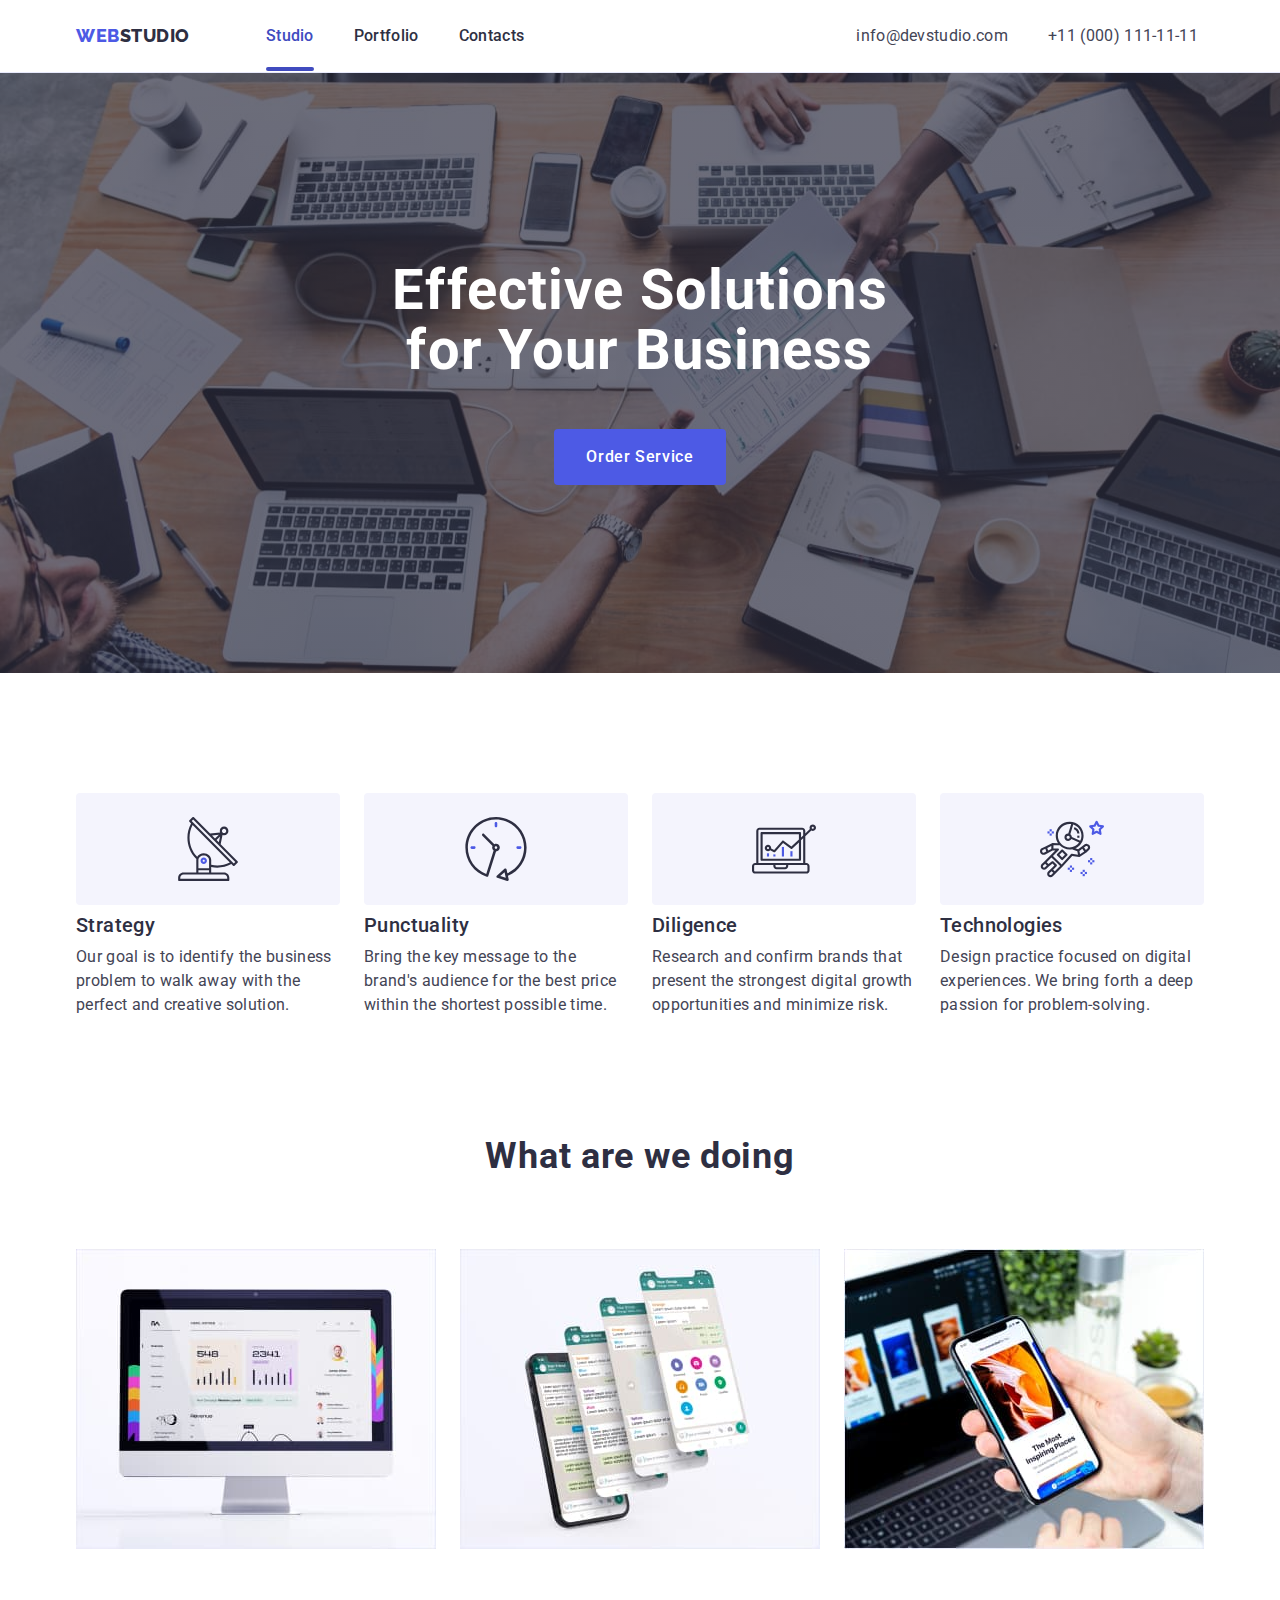
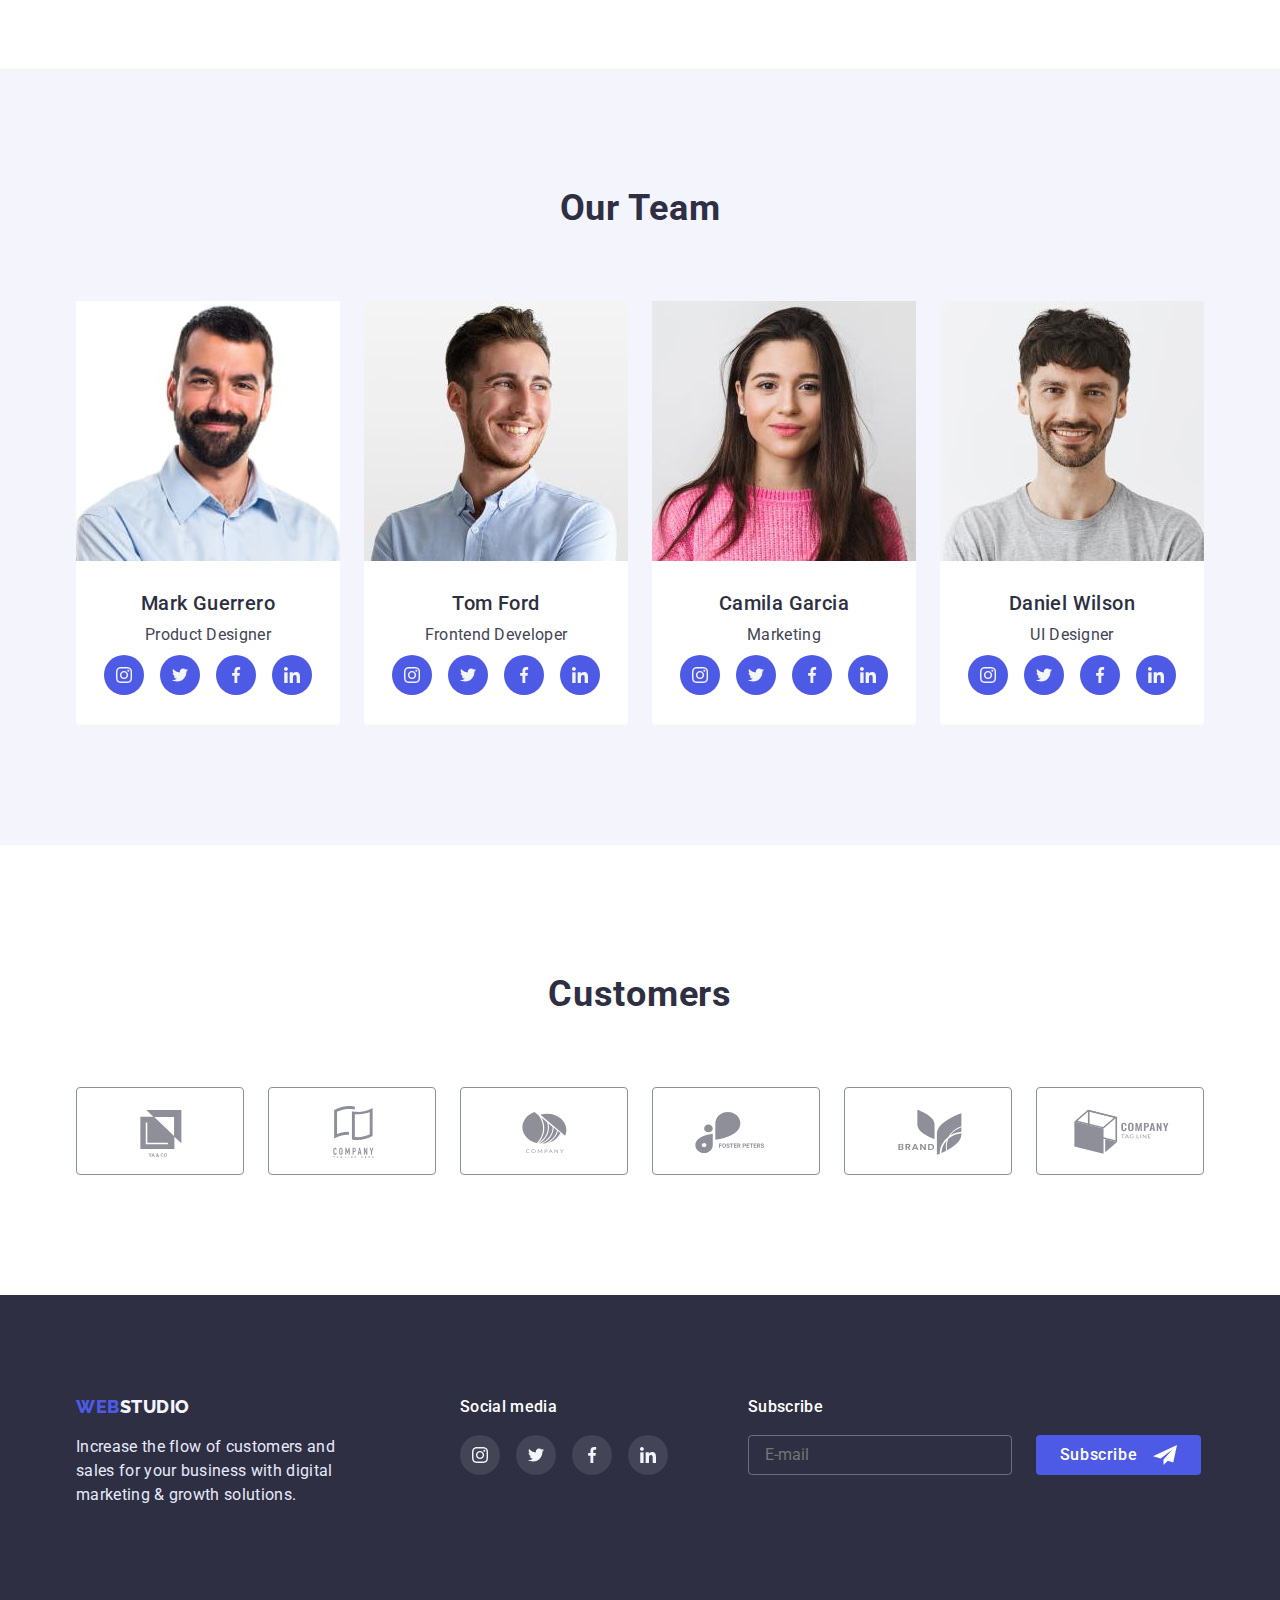
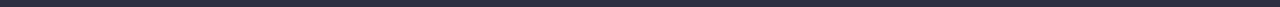
<file: index.html>
<!DOCTYPE html>
<html lang="en">
	<head>
		<meta charset="UTF-8" />
		<meta http-equiv="X-UA-Compatible" content="IE=edge" />
		<meta name="viewport" content="width=device-width, initial-scale=1.0" />
		<link rel="preconnect" href="https://fonts.googleapis.com" />
		<link rel="preconnect" href="https://fonts.gstatic.com" crossorigin />
		<link
			href="https://fonts.googleapis.com/css2?family=Raleway:wght@800&family=Roboto:wght@400;500;700;900&display=swap"
			rel="stylesheet"
		/>
		<link rel="stylesheet" href="https://cdn.jsdelivr.net/npm/modern-normalize@1.1.0/modern-normalize.min.css" />
		<link rel="stylesheet" href="./css/styles.css" />

		<title>HW-05</title>
	</head>

	<body>
		<!--header-->
		<header class="header">
			<div class="conteiner page-header-conteiner">
				<nav class="nav">
					<a href="./index.html" class="nav-logo link">Web<span class="nav-logo-studio">Studio</span></a>
					<ul class="nav-link list">
						<li class="nav-item">
							<a href="index.html" class="nav-link-icon link current">Studio</a>
						</li>
						<li class="nav-item">
							<a href="portfolio.html" class="nav-link-icon link">Portfolio</a>
						</li>
						<li class="nav-item">
							<a href="" class="nav-link-icon link">Contacts</a>
						</li>
					</ul>
				</nav>
				<!--Contacts-->
				<address>
					<ul class="nav-address list">
						<li class="">
							<a href="mailto:info@devstudio.com" class="nav-mail link">info@devstudio.com</a>
						</li>
						<li class="">
							<a href="tel:+110001111111" class="nav-call link">+11 (000) 111-11-11</a>
						</li>
					</ul>
				</address>
			</div>
		</header>
		<!--promo-->
		<main>
			<section class="hero">
				<div class="conteiner">
					<h1 class="hero-title">Effective Solutions for Your Business </h1>
					<button type="button" class="hero-icon mybtn" data-modal-open
						><span class="hero-text">Order Service</span></button
					>
				</div>
			</section>
			<!--SPD-->

			<section class="about-section">
				<div class="conteiner">
					<h2 class="visually-hidden">Section2</h2>
					<ul class="about-mind list about">
						<li class="about-last">
							<div class="about-svg-box">
								<svg class="about-svg-icon" width="64" height="64">
									<use href="./images/symbol-defs.svg#icon-antenna"></use>
								</svg>
							</div>
							<h3 class="about-title">Strategy</h3>
							<p class="about-text">
								Our goal is to identify the business problem to walk away with the perfect and creative solution.
							</p>
						</li>
						<li class="about-last">
							<div class="about-svg-box">
								<svg class="about-svg-icon" width="64" height="64">
									<use href="./images/symbol-defs.svg#icon-clock"></use>
								</svg>
							</div>
							<h3 class="about-title">Punctuality</h3>
							<p class="about-text">
								Bring the key message to the brand's audience for the best price within the shortest possible time.
							</p>
						</li>
						<li class="about-last">
							<div class="about-svg-box">
								<svg class="about-svg-icon" width="64" height="64">
									<use href="./images/symbol-defs.svg#icon-diagram"></use>
								</svg>
							</div>
							<h3 class="about-title">Diligence</h3>
							<p class="about-text">
								Research and confirm brands that present the strongest digital growth opportunities and minimize risk.
							</p>
						</li>
						<li class="about-last">
							<div class="about-svg-box">
								<svg class="about-svg-icon" width="64" height="64">
									<use href="./images/symbol-defs.svg#icon-astronaut"></use>
								</svg>
							</div>
							<h3 class="about-title">Technologies</h3>
							<p class="about-text">
								Design practice focused on digital experiences. We bring forth a deep passion for problem-solving.
							</p>
						</li>
					</ul>
				</div>
			</section>

			<!--
        (\_/)
        ( •.•)
        / >🖤
        -->
			<section class="meta">
				<div class="conteiner">
					<h2 class="meta-title">What are we doing</h2>
					<ul class="meta-mind list meta-ul">
						<li><img src="./images/imac.jpg" class="meta-img" alt="img4" width="360" /></li>
						<li><img src="./images/phone.jpg" class="meta-img" alt="img3" width="360" /></li>
						<li><img src="./images/iphone.jpg" class="meta-img" alt="img2" width="360" /></li>
					</ul>
				</div>
			</section>

			<!--teem
      (\__/)
      ( o.o)  💸 
      / > > -->
			<section class="midl">
				<div class="conteiner">
					<h2 class="midl-title">Our Team</h2>
					<ul class="midl-mind list">
						<li class="midl-card">
							<img src="./images/mark.jpg" class="midl-img" alt="Team Card 1" width="264" />
							<div class="midl-box">
								<h3 class="midl-name">Mark Guerrero</h3>
								<p class="midl-text">Product Designer</p>
								<ul class="svg-list list">
									<li class="svg-item">
										<a href="" class="svg-link mybtn">
											<svg class="svg-icon" width="16" height="16">
												<use href="images/symbol-defs.svg#icon-instagram"></use>
											</svg>
										</a>
									</li>
									<li class="svg-item">
										<a href="" class="svg-link mybtn">
											<svg class="svg-icon" width="16" height="16">
												<use href="images/symbol-defs.svg#icon-twitter"></use>
											</svg>
										</a>
									</li>
									<li class="svg-item">
										<a href="" class="svg-link mybtn">
											<svg class="svg-icon" width="16" height="16">
												<use href="images/symbol-defs.svg#icon-facebook"></use>
											</svg>
										</a>
									</li>
									<li class="svg-item">
										<a href="" class="svg-link mybtn">
											<svg class="svg-icon" width="16" height="16">
												<use href="images/symbol-defs.svg#icon-linkedin"></use>
											</svg>
										</a>
									</li>
								</ul>
							</div>
						</li>

						<li class="midl-card">
							<img src="./images/tomm.jpg" class="midl-img" alt="Team Card 2" width="264" />
							<div class="midl-box">
								<h3 class="midl-name">Tom Ford</h3>
								<p class="midl-text">Frontend Developer</p>
								<ul class="svg-list list">
									<li class="svg-item">
										<a href="" class="svg-link mybtn">
											<svg class="svg-icon" width="16" height="16">
												<use href="images/symbol-defs.svg#icon-instagram"></use>
											</svg>
										</a>
									</li>
									<li class="svg-item">
										<a href="" class="svg-link mybtn">
											<svg class="svg-icon" width="16" height="16">
												<use href="images/symbol-defs.svg#icon-twitter"></use>
											</svg>
										</a>
									</li>
									<li class="svg-item">
										<a href="" class="svg-link mybtn">
											<svg class="svg-icon" width="16" height="16">
												<use href="images/symbol-defs.svg#icon-facebook"></use>
											</svg>
										</a>
									</li>
									<li class="svg-item">
										<a href="" class="svg-link mybtn">
											<svg class="svg-icon" width="16" height="16">
												<use href="images/symbol-defs.svg#icon-linkedin"></use>
											</svg>
										</a>
									</li>
								</ul>
							</div>
						</li>

						<li class="midl-card">
							<img src="./images/camila.jpg" class="midl-img" alt="Team Card 3" width="264" />
							<div class="midl-box">
								<h3 class="midl-name">Camila Garcia</h3>
								<p class="midl-text">Marketing</p>
								<ul class="svg-list list">
									<li class="svg-item">
										<a href="" class="svg-link mybtn">
											<svg class="svg-icon" width="16px" height="16px">
												<use href="images/symbol-defs.svg#icon-instagram"></use>
											</svg>
										</a>
									</li>
									<li class="svg-item">
										<a href="" class="svg-link mybtn">
											<svg class="svg-icon" width="16px" height="16px">
												<use href="images/symbol-defs.svg#icon-twitter"></use>
											</svg>
										</a>
									</li>
									<li class="svg-item">
										<a href="" class="svg-link mybtn">
											<svg class="svg-icon" width="16px" height="16px">
												<use href="images/symbol-defs.svg#icon-facebook"></use>
											</svg>
										</a>
									</li>
									<li class="svg-item">
										<a href="" class="svg-link mybtn">
											<svg class="svg-icon" width="16px" height="16px">
												<use href="images/symbol-defs.svg#icon-linkedin"></use>
											</svg>
										</a>
									</li>
								</ul>
							</div>
						</li>

						<li class="midl-card">
							<img src="./images/daniel.jpg" class="midl-img" alt="Team Card 4" width="264" />
							<div class="midl-box">
								<h3 class="midl-name">Daniel Wilson</h3>
								<p class="midl-text">UI Designer</p>
								<ul class="svg-list list">
									<li class="svg-item">
										<a href="" class="svg-link mybtn">
											<svg class="svg-icon" width="16px" height="16px">
												<use href="images/symbol-defs.svg#icon-instagram"></use>
											</svg>
										</a>
									</li>
									<li class="svg-item">
										<a href="" class="svg-link mybtn">
											<svg class="svg-icon" width="16px" height="16px">
												<use href="images/symbol-defs.svg#icon-twitter"></use>
											</svg>
										</a>
									</li>
									<li class="svg-item">
										<a href="" class="svg-link mybtn">
											<svg class="svg-icon" width="16px" height="16px">
												<use href="images/symbol-defs.svg#icon-facebook"></use>
											</svg>
										</a>
									</li>
									<li class="svg-item">
										<a href="" class="svg-link mybtn">
											<svg class="svg-icon" width="16px" height="16px">
												<use href="images/symbol-defs.svg#icon-linkedin"></use>
											</svg>
										</a>
									</li>
								</ul>
							</div>
						</li>
					</ul>
				</div>
			</section>
			<section class="last-section">
				<div class="conteiner">
					<h2 class="last-title">Customers</h2>
					<ul class="last-list list">
						<li class="last-item">
							<a href="" class="last-link lastu">
								<svg class="last-icon" width="104" height="56">
									<use href="./images/symbol-defs.svg#icon-Logo"></use>
								</svg>
							</a>
						</li>
						<li class="last-item">
							<a href="" class="last-link">
								<svg class="last-icon" width="104" height="56">
									<use href="./images/symbol-defs.svg#icon-Logo-1"></use>
								</svg>
							</a>
						</li>
						<li class="last-item">
							<a href="" class="last-link">
								<svg class="last-icon" width="104" height="56">
									<use href="./images/symbol-defs.svg#icon-Logo-2"></use>
								</svg>
							</a>
						</li>
						<li class="last-item">
							<a href="" class="last-link">
								<svg class="last-icon" width="104" height="56">
									<use href="./images/symbol-defs.svg#icon-Logo-3"></use>
								</svg>
							</a>
						</li>
						<li class="last-item">
							<a href="" class="last-link">
								<svg class="last-icon" width="104" height="56">
									<use href="./images/symbol-defs.svg#icon-Logo-4"></use>
								</svg>
							</a>
						</li>
						<li class="last-item">
							<a href="" class="last-link">
								<svg class="last-icon" width="104" height="56">
									<use href="./images/symbol-defs.svg#icon-Logo-5"></use>
								</svg>
							</a>
						</li>
					</ul>
				</div>
			</section>
		</main>

		<!--Webstudio2-->
		<footer class="last link">
			<div class="conteiner upk">
				<div class="upk-web">
					<a href="./index.html" class="last-logo link">Web<span class="last-logo-studio">Studio</span></a>
					<p class="last-logo-text">
						Increase the flow of customers and sales for your business with digital marketing & growth solutions.
					</p>
				</div>

				<div class="upk-svg">
					<p class="footer-title">Social media</p>
					<ul class="svg-list list">
						<li class="svg-item">
							<a href="" class="svg-footer">
								<svg class="svg-icon" width="16px" height="16px">
									<use href="images/symbol-defs.svg#icon-instagram"></use>
								</svg>
							</a>
						</li>
						<li class="svg-item">
							<a href="" class="svg-footer">
								<svg class="svg-icon" width="16px" height="16px">
									<use href="images/symbol-defs.svg#icon-twitter"></use>
								</svg>
							</a>
						</li>
						<li class="svg-item">
							<a href="" class="svg-footer">
								<svg class="svg-icon" width="16px" height="16px">
									<use href="images/symbol-defs.svg#icon-facebook"></use>
								</svg>
							</a>
						</li>
						<li class="svg-item">
							<a href="" class="svg-footer">
								<svg class="svg-icon" width="16px" height="16px">
									<use href="./images/symbol-defs.svg#icon-linkedin"></use>
								</svg>
							</a>
						</li>
					</ul>
				</div>
				<div class="footer-form">
					<p class="footer-modal-text">Subscribe</p>

					<form class="footer-form-modal">
						<div class="modal-box">
							<label>
								<input class="footer-modal-icon" name="user-telefon" type="tel" required placeholder="E-mail" />
							</label>
						</div>

						<button class="footer-modal-btn mybtn">
							Subscribe
							<svg class="footer-modal-svg">
								<use href="./images/bot.svg#icon-Frame-3"></use>
							</svg>
						</button>
					</form>
				</div>
			</div>
		</footer>
		<div class="backdrop is-hidden" data-modal>
			<div class="modal">
				<button type="button" class="modal-close-btn" data-modal-close>
					<svg class="modal-close-btn-icon" width="8" height="8">
						<use href="./images/symbol-defs.svg#icon-close-black-18dp-2-1"></use>
					</svg>
				</button>
				<p class="modal-text">Leave your contacts and we will call you back</p>

				<form class="madal-form">
					<label class="modal-field">
						<span class="modal-desc">Name</span>
						<span class="modal-span">
							<input
								name="user-name"
								type="text"
								class="modal-input"
								required
								pattern="[a-zA-Zа-яА-Я]+$"
								minlength="2"
							/>
							<svg class="modal-svg">
								<use href="./images/bot.svg#icon-person-black-18dp-1"></use>
							</svg>
						</span>
					</label>
					<label class="modal-field">
						<span class="modal-desc">Phone</span>
						<span class="modal-span">
							<input
								name="user-telefon"
								type="tel"
								class="modal-input"
								required
								pattern="[0-9]{3}-[0-9]{3}-[0-9]{3}"
								title="xxx-xxx-xx-xx"
							/>
							<svg class="modal-svg">
								<use href="./images/bot.svg#icon-phone-black-18dp-1"></use>
							</svg>
						</span>
					</label>
					<label class="modal-field">
						<span class="modal-desc">Email</span>
						<span class="modal-span">
							<input name="user-mail" type="text" class="modal-input" required />
							<svg class="modal-svg">
								<use href="./images/bot.svg#icon-email-black-18dp-1"></use>
							</svg>
						</span>
					</label>
					<label class="modal-fieldd">
						<span class="modal-desc">Comment</span>
						<textarea
							name="user-massage"
							cols="30"
							rows="10"
							class="modal-massage"
							placeholder="Введите текст"
						></textarea>
					</label>
					<input name="user-policy" id="user-policy" type="checkbox" class="modal-check visually-hidden" />
					<label for="user-policy" class="modal-desc-icon">
						<span  class="modal-span-icon">
							<svg class="modal-desc-icon-svg">
								<use href="./images/bot.svg#icon-Vector-1"></use>
							</svg>
						</span>

						I accept the terms and conditions of the &nbsp;
						<a href="" class="modal-link">Privacy Policy</a>
					</label>
					<button type="submit" class="modal-btn">Send</button>
				</form>
			</div>
		</div>

		<script src="./js/modal.js"></script>
	</body>
</html>
</file>
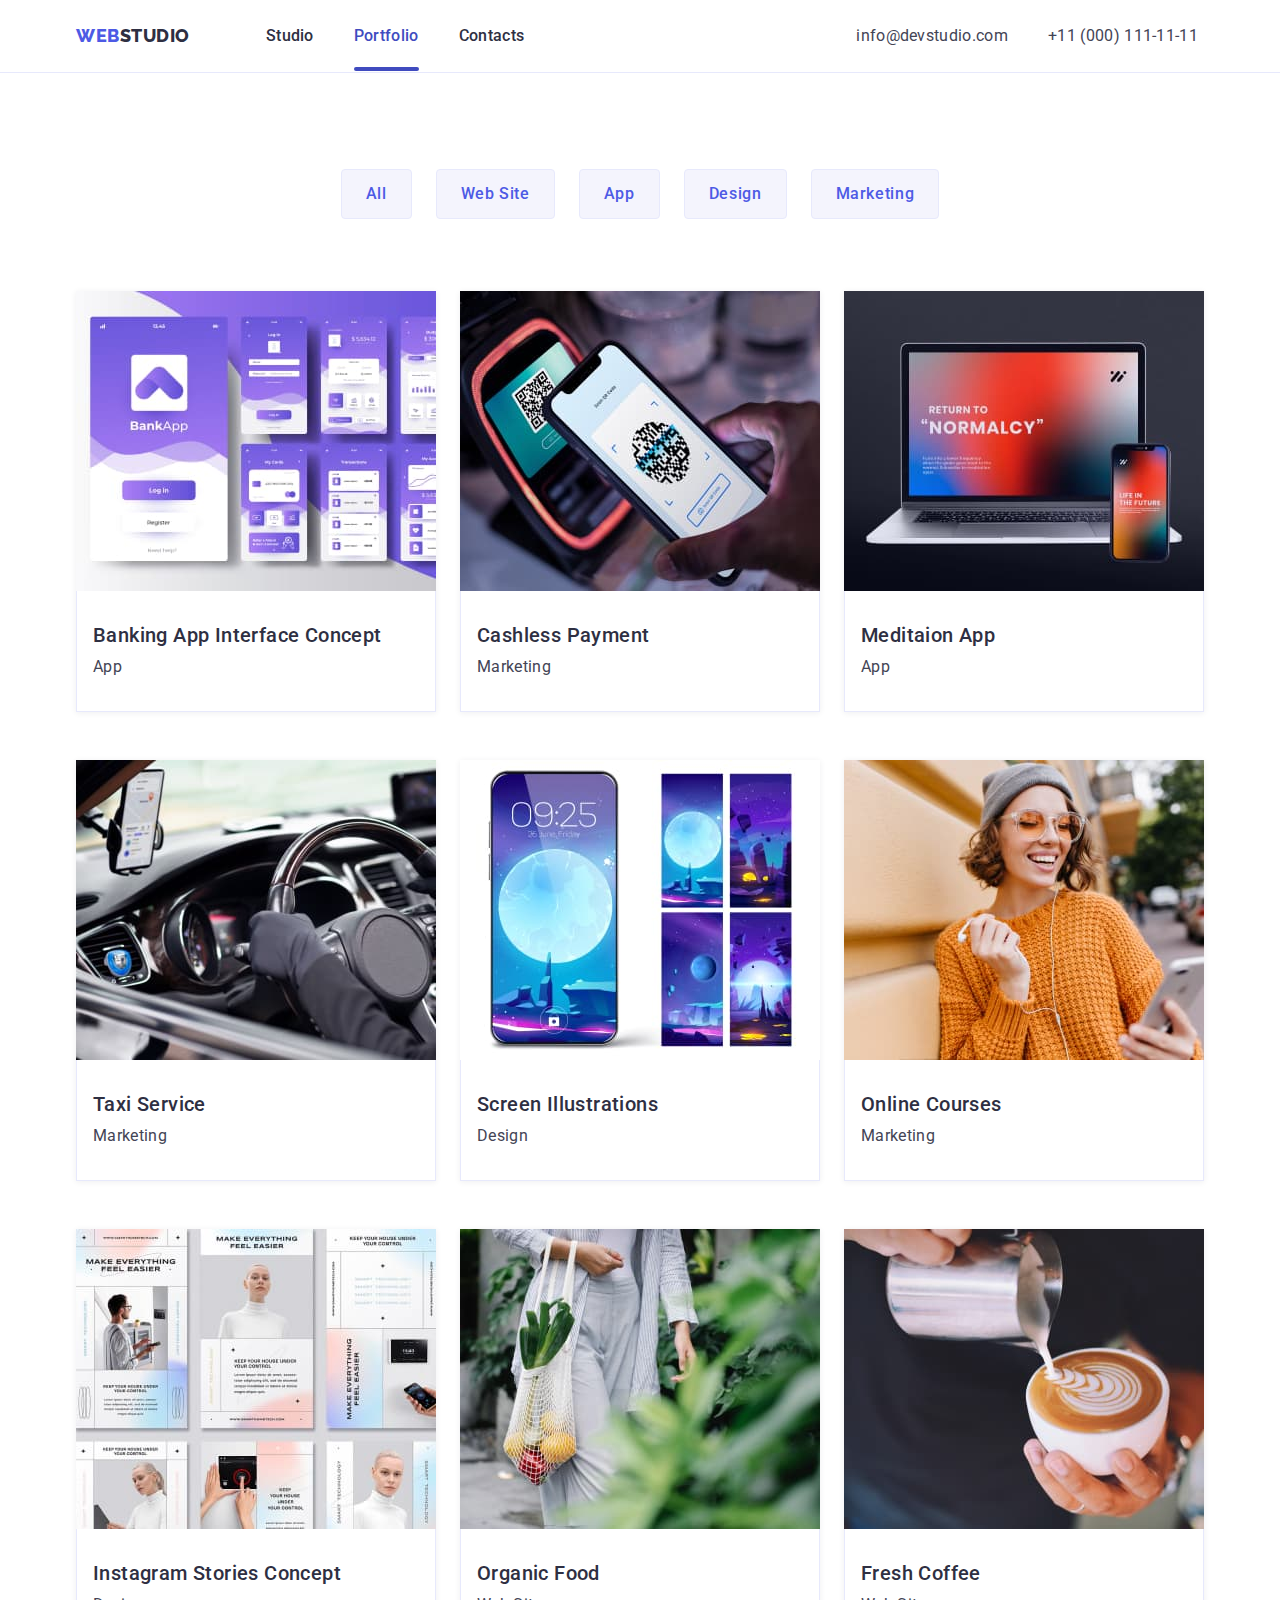
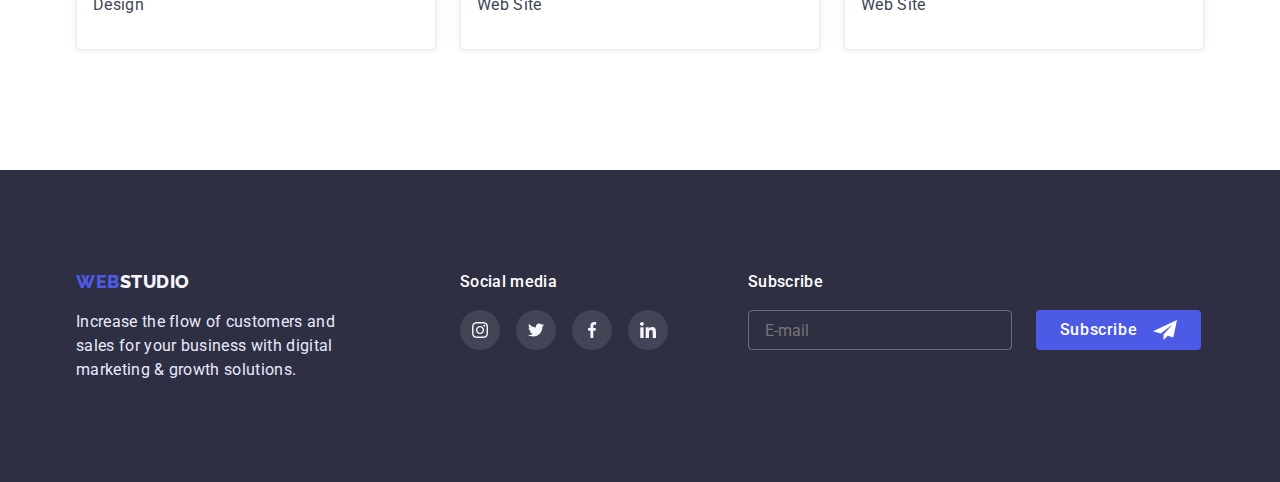
<file: portfolio.html>
<!DOCTYPE html>
<html lang="en">
	<head>
		<meta charset="UTF-8" />
		<meta http-equiv="X-UA-Compatible" content="IE=edge" />
		<meta name="viewport" content="width=device-width, initial-scale=1.0" />
		<link rel="preconnect" href="https://fonts.googleapis.com" />
		<link rel="preconnect" href="https://fonts.gstatic.com" crossorigin />
		<link
			href="https://fonts.googleapis.com/css2?family=Raleway:wght@800&family=Roboto:wght@400;500;700;900&display=swap"
			rel="stylesheet"
		/>
		<link rel="stylesheet" href="https://cdn.jsdelivr.net/npm/modern-normalize@1.1.0/modern-normalize.min.css" />
		<link rel="stylesheet" href="./css/styles.css" />

		<title>HW-05</title>
	</head>
	<body>
		<header class="header">
			<div class="conteiner page-header-conteiner">
				<nav class="nav">
					<a href="./index.html" class="nav-logo link">Web<span class="nav-logo-studio">Studio</span></a>
					<ul class="nav-link list">
						<li class="nav-item">
							<a href="index.html" class="nav-link-icon link">Studio</a>
						</li>
						<li class="nav-item">
							<a href="portfolio.html" class="nav-link-icon link current">Portfolio</a>
						</li>
						<li class="nav-item">
							<a href="" class="nav-link-icon link">Contacts</a>
						</li>
					</ul>
				</nav>
				<!--Contacts-->
				<address>
					<ul class="nav-address list">
						<li class="">
							<a href="mailto:info@devstudio.com" class="nav-mail link">info@devstudio.com</a>
						</li>
						<li class="">
							<a href="tel:+110001111111" class="nav-call link">+11 (000) 111-11-11</a>
						</li>
					</ul>
				</address>
			</div>
		</header>
		<!--
        (\_/)
        ( •.•)
        / >🖤
        -->
		<main>
			<section class="section-portfolio">
				<div class="conteiner">
					<h1 class="visually-hidden">Mainstory</h1>

					<ul class="button-mind list">
						<li class="buttons-mar">
							<button type="button" class="buttons mybtn">All</button>
						</li>
						<li class="buttons-mar">
							<button type="button" class="buttons mybtn">Web Site</button>
						</li>
						<li class="buttons-mar">
							<button type="button" class="buttons mybtn">App</button>
						</li>
						<li class="buttons-mar">
							<button type="button" class="buttons mybtn">Design</button>
						</li>
						<li class="buttons-mar">
							<button type="button" class="buttons mybtn">Marketing</button>
						</li>
					</ul>

					<ul class="statik-list list">
						<li class="statik-item">
							<a href="" class="statik-link link">
								<div class="overlay-box">
									<img src="./images/promo.jpg" class="statik-img" alt="promo" width="360" />
									<p class="overlay"
										>14 Stylish and User-Friendly App Design Concepts · Task Manager App · Calorie Tracker App · Exotic
										Fruit Ecommerce App · Cloud Storage App
									</p>
								</div>
								<div class="statik-box">
									<h2 class="statik-title">Banking App Interface Concept</h2>
									<p class="statik-text">App</p>
								</div>
							</a>
						</li>
						<li class="statik-item">
							<a href="" class="statik-link link">
								<div class="overlay-box">
									<img src="./images/pay.jpg" class="statik-img" alt="pay" width="360" />
									<p class="overlay"
										>14 Stylish and User-Friendly App Design Concepts · Task Manager App · Calorie Tracker App · Exotic
										Fruit Ecommerce App · Cloud Storage App
									</p>
								</div>
								<div class="statik-box">
									<h2 class="statik-title">Cashless Payment</h2>
									<p class="statik-text">Marketing</p>
								</div>
							</a>
						</li>
						<li class="statik-item">
							<a href="" class="statik-link link">
								<div class="overlay-box">
									<img src="./images/apple.jpg" class="statik-img" alt="apple" width="360" />
									<p class="overlay"
										>14 Stylish and User-Friendly App Design Concepts · Task Manager App · Calorie Tracker App · Exotic
										Fruit Ecommerce App · Cloud Storage App
									</p>
								</div>
								<div class="statik-box">
									<h2 class="statik-title">Meditaion App</h2>
									<p class="statik-text">App</p>
								</div>
							</a>
						</li>

						<li class="statik-item">
							<a href="" class="statik-link link">
								<div class="overlay-box">
									<img src="./images/Taxi.jpg" class="statik-img" alt="Taxi" width="360" />
									<p class="overlay"
										>14 Stylish and User-Friendly App Design Concepts · Task Manager App · Calorie Tracker App · Exotic
										Fruit Ecommerce App · Cloud Storage App
									</p>
								</div>
								<div class="statik-box">
									<h2 class="statik-title">Taxi Service</h2>
									<p class="statik-text">Marketing</p>
								</div>
							</a>
						</li>
						<li class="statik-item">
							<a href="" class="statik-link link">
								<div class="overlay-box">
									<img src="./images/Desing.jpg" class="statik-img" alt="Desing" width="360" />
									<p class="overlay"
										>14 Stylish and User-Friendly App Design Concepts · Task Manager App · Calorie Tracker App · Exotic
										Fruit Ecommerce App · Cloud Storage App
									</p>
								</div>
								<div class="statik-box">
									<h2 class="statik-title">Screen Illustrations</h2>
									<p class="statik-text">Design</p>
								</div>
							</a>
						</li>
						<li class="statik-item">
							<a href="" class="statik-link link">
								<div class="overlay-box">
									<img src="./images/Marketing.jpg" class="statik-img" alt="Marketing" width="360" />
									<p class="overlay"
										>14 Stylish and User-Friendly App Design Concepts · Task Manager App · Calorie Tracker App · Exotic
										Fruit Ecommerce App · Cloud Storage App
									</p>
								</div>
								<div class="statik-box">
									<h2 class="statik-title">Online Courses</h2>
									<p class="statik-text">Marketing</p>
								</div>
							</a>
						</li>

						<li class="statik-item">
							<a href="" class="statik-link link">
								<div class="overlay-box">
									<img src="./images/promt.jpg" class="statik-img" alt="promt" width="360" />
									<p class="overlay"
										>14 Stylish and User-Friendly App Design Concepts · Task Manager App · Calorie Tracker App · Exotic
										Fruit Ecommerce App · Cloud Storage App
									</p>
								</div>
								<div class="statik-box">
									<h2 class="statik-title">Instagram Stories Concept</h2>
									<p class="statik-text">Design</p>
								</div>
							</a>
						</li>
						<li class="statik-item">
							<a href="" class="statik-link link">
								<div class="overlay-box">
									<img src="./images/web.jpg" class="statik-img" alt="web" width="360" />
									<p class="overlay"
										>14 Stylish and User-Friendly App Design Concepts · Task Manager App · Calorie Tracker App · Exotic
										Fruit Ecommerce App · Cloud Storage App
									</p>
								</div>
								<div class="statik-box">
									<h2 class="statik-title">Organic Food</h2>
									<p class="statik-text">Web Site</p>
								</div>
							</a>
						</li>
						<li class="statik-item">
							<a href="" class="statik-link link">
								<div class="overlay-box">
									<img src="./images/coffe.jpg" class="statik-img" alt="coffe" width="360" />
									<p class="overlay"
										>14 Stylish and User-Friendly App Design Concepts · Task Manager App · Calorie Tracker App · Exotic
										Fruit Ecommerce App · Cloud Storage App
									</p>
								</div>
								<div class="statik-box">
									<h2 class="statik-title">Fresh Coffee</h2>
									<p class="statik-text">Web Site</p>
								</div>
							</a>
						</li>
					</ul>
				</div>
			</section>
		</main>
		<!--
        (\_/)
        ( •.•)
        / >🖤
        -->
		<footer class="last link">
			<div class="conteiner upk">
				<div class="upk-web">
					<a href="./index.html" class="last-logo link">Web<span class="last-logo-studio">Studio</span></a>
					<p class="last-logo-text">
						Increase the flow of customers and sales for your business with digital marketing & growth solutions.
					</p>
				</div>

				<div class="upk-svg">
					<p class="footer-title">Social media</p>
					<ul class="svg-list list">
						<li class="svg-item">
							<a href="" class="svg-footer">
								<svg class="svg-icon" width="16px" height="16px">
									<use href="images/symbol-defs.svg#icon-instagram"></use>
								</svg>
							</a>
						</li>
						<li class="svg-item">
							<a href="" class="svg-footer">
								<svg class="svg-icon" width="16px" height="16px">
									<use href="images/symbol-defs.svg#icon-twitter"></use>
								</svg>
							</a>
						</li>
						<li class="svg-item">
							<a href="" class="svg-footer">
								<svg class="svg-icon" width="16px" height="16px">
									<use href="images/symbol-defs.svg#icon-facebook"></use>
								</svg>
							</a>
						</li>
						<li class="svg-item">
							<a href="" class="svg-footer">
								<svg class="svg-icon" width="16px" height="16px">
									<use href="./images/symbol-defs.svg#icon-linkedin"></use>
								</svg>
							</a>
						</li>
					</ul>
				</div>
				<div class="footer-form">
					<p class="footer-modal-text">Subscribe</p>

					<form class="footer-form-modal">
						<div class="modal-box">
							<label>
								<input class="footer-modal-icon" name="user-telefon" type="tel" required placeholder="E-mail" />
							</label>
						</div>

						<button class="footer-modal-btn mybtn">
							Subscribe
							<svg class="footer-modal-svg">
								<use href="./images/bot.svg#icon-Frame-3"></use>
							</svg>
						</button>
					</form>
				</div>
			</div>
		</footer>
	</body>
</html>
</file>
<file: css/styles.css>
:root {
	--Iris-color: #4d5ae5;
	--OCEAN-color: #404bbf;
	--Navyblue-color: #2e2f42;
	--SLATE-color: #434455;
	--white-color: #ffffff;
	--mybtn-text-color: #f4f4fd;
	--cornflower-color: #e7e9fc;
	--LIGHT-SLATE-color: #8e8f99;
	--GREEN-color: #31d0aa;
}
body {
	font-family: "Roboto", sans-serif;
	color: var(--SLATE-color);
	background-color: var(---color);
	font-weight: 400;
	font-size: 16px;
	letter-spacing: 0.03em;
	margin: 0;
}
h1,
h2,
h3,
p {
	margin-top: 0;
	margin-bottom: 0;
}
ul,
ol {
	margin-top: 0;
	margin-bottom: 0;
	padding-left: 0;
}
img {
	display: block;
}
button {
	cursor: pointer;
}
.visually-hidden {
	position: absolute;
	width: 1px;
	height: 1px;
	margin: -1px;
	border: 0;
	padding: 0;

	white-space: nowrap;
	clip-path: inset(100%);
	clip: rect(0 0 0 0);
	overflow: hidden;
}
.conteiner {
	width: 1158px;
	margin-left: auto;
	margin-right: auto;
	padding-left: 15px;
	padding-right: 15px;
}

.list {
	list-style: none;
}
.link {
	text-decoration: none;
	transition: color 250ms cubic-bezier(0.4, 0, 0.2, 1);
}
/*----------hover and focus----------*/
.link:hover {
	color: var(--OCEAN-color);
}

.link:focus {
	color: var(--OCEAN-color);
}
.modal-link:hover {
	color: var(--OCEAN-color);
}
.modal-link:focus {
	color: var(--OCEAN-color);
}

.mybtn:hover {
	color: var(--white-color);
	background: var(--OCEAN-color);
}
.mybtn:focus {
	color: var(--white-color);
	background: var(--OCEAN-color);
}
.modal-btn:hover {
	color: var(--white-color);
	background: var(--OCEAN-color);
}
.modal-btn:focus {
	color: var(--white-color);
	background: var(--OCEAN-color);
}
.modal-mybtn:focus {
	color: var(--white-color);
	background: var(--OCEAN-color);
}
.mybtn-text:hover {
	color: var(--white-color);
}
.mybtn-text:focus {
	color: var(--white-color);
}
.link-blue:hover {
	color: var(--OCEAN-color);
}
.link-blue:focus {
	color: var(--OCEAN-color);
}

.last-link:hover .last-icon {
	fill: var(--OCEAN-color);
}
.last-link:focus .last-icon {
	fill: var(--OCEAN-color);
}
.last-link:hover {
	border: 1px solid #404bbf;
}
.last-link:focus {
	border: 1px solid #404bbf;
}
.svg-footer:hover {
	background-color: var(--GREEN-color);
}
.svg-footer:focus {
	background-color: var(--GREEN-color);
}
.statik-link:hover .statik-box {
	box-shadow: 0px 1px 6px rgb(46 47 66 / 8%), 0px 1px 1px rgb(46 47 66 / 16%), 0px 2px 1px rgb(46 47 66 / 8%);
}
.statik-link:focus .statik-box {
	box-shadow: 0px 1px 6px rgb(46 47 66 / 8%), 0px 1px 1px rgb(46 47 66 / 16%), 0px 2px 1px rgb(46 47 66 / 8%);
}
.statik-link:hover .overlay {
	transform: translate(0, 0);
}
.statik-link:focus .overlay {
	transform: translate(0, 0);
}
.modal-close-btn:hover,
.modal-close-btn:focus {
	background: var(--OCEAN-color);
}
.modal-close-btn:hover .modal-close-btn-icon,
.modal-close-btn:focus .modal-close-btn-icon {
	fill: var(--white-color);
}

/*----------header----------*/
.header {
	border-bottom: 1px solid #e7e9fc;
}
.nav {
	display: flex;
	align-items: center;
	margin-right: 332px;
	padding-top: 24px;
	padding-bottom: 24px;
}
.page-header-conteiner {
	display: flex;
	align-items: center;
}
.nav-logo {
	font-family: "Raleway";
	font-weight: 800;
	font-size: 18px;
	line-height: 1.33;
	letter-spacing: 0.03em;
	text-transform: uppercase;
	color: var(--Iris-color);
	margin-right: 76px;
}
.nav-logo-studio {
	color: var(--Navyblue-color);
}
.nav-link {
	display: flex;
	align-items: center;
}
.nav-link-icon {
	font-weight: 500;
	font-size: 16px;
	line-height: 1.5;
	color: var(--Navyblue-color);
	letter-spacing: 0.02em;
	position: relative;
	padding-bottom: 24px;
}
.current {
	color: var(--OCEAN-color);
}

.nav-link .nav-link-icon.current::after {
	content: "";
	display: block;
	position: absolute;
	width: 100%;
	height: 4px;
	background: var(--OCEAN-color);
	border-radius: 2px;
	bottom: -2px;
	left: 0;
}

/*

.current::after {
	content: ''; 
	display: block; 
	position: absolute; 
	width: 100%; 
	height: 4px; 
	background: var(--OCEAN-color); 
	border-radius: 2px; 
	bottom: -2px;
	left: 0;
	
}
*/
.nav-item:not(:last-child) {
	margin-right: 40px;
}
.nav-address {
	display: flex;
	align-items: center;
}
.nav-mail {
	font-style: normal;

	font-size: 16px;
	line-height: 1.5;
	color: var(--SLATE-color);
	letter-spacing: 0.02em;
	margin-right: 40px;
}
.nav-call {
	font-style: normal;

	font-size: 16px;
	line-height: 1.5;
	color: var(--SLATE-color);
	letter-spacing: 0.02em;
}

/*
(\_/)
( •.•)
/ >s1
*/
.hero {
	background: var(--Navyblue-color);
	padding-top: 188px;
	padding-bottom: 188px;
	background-image: linear-gradient(rgba(46, 47, 66, 0.7), rgba(46, 47, 66, 0.7)), url(../images/people-office.jpg);
	background-size: cover;
	max-width: 1440px;
	background-repeat: no-repeat;
	margin-left: auto;
	margin-right: auto;
}

.hero-title {
	font-weight: 700;
	font-size: 56px;
	line-height: 1.07;
	color: var(--white-color);
	letter-spacing: 0.02em;
	display: flex;
	width: 496px;
	margin-left: auto;
	margin-right: auto;
	margin-bottom: 48px;
	text-align: center;
}
.hero-icon {
	font-family: "Roboto", sans-serif;
	background: var(--Iris-color);
	cursor: pointer;
	letter-spacing: 0.04em;
	font-weight: 500;
	font-size: 16px;
	line-height: 1.5;
	color: var(--white-color);
	border-radius: 4px;
	border: 0;

	padding: 16px 32px;
	gap: 10px;
	border-radius: 4px;
	display: flex;
	margin-left: auto;
	margin-right: auto;
}

/*
(\_/)
( •.•)
/ >s2
*/
.about-section {
	padding-top: 120px;
	padding-bottom: 120px;
}
.about {
	display: flex;
	align-items: center;
}
.about-last:not(:last-child) {
	margin-right: 24px;
}

.about-title {
	font-weight: 500;
	font-size: 20px;
	line-height: 1.2;
	color: var(--Navyblue-color);
	letter-spacing: 0.02em;
	margin-bottom: 8px;
}

.about-text {
	font-size: 16px;
	line-height: 1.5;
	letter-spacing: 0.02em;
}
.about-svg-box {
	width: 264px;
	height: 112px;
	border-radius: 4px;
	background-color: var(--mybtn-text-color);
	display: flex;
	justify-content: center;
	align-items: center;
	margin-bottom: 8px;
}
.about-svg-list {
	display: flex;
	list-style: none;
	justify-content: center;
	margin-bottom: 8px;
}
.about-svg-item:not(:last-child) {
	margin-right: 24px;
}

/*
(\_/)
( •.•)
/ >s3
*/
.meta {
	padding-top: 0px;
	padding-bottom: 120px;
}

.meta-title {
	font-weight: 700;
	font-size: 36px;
	line-height: 1.11;
	text-align: center;
	color: var(--Navyblue-color);
	letter-spacing: 0.02em;

	margin-bottom: 72px;
}

.meta-mind {
	display: flex;
	align-items: center;
	margin-left: auto;
	margin-right: auto;
	gap: 24px;
}
.meta-mind:not(:last-child) {
	margin-right: 120px;
}
.meta-img {
}
/*
(\_/)
( •.•)
/ >s4
*/
.midl {
	background: var(--mybtn-text-color);
	padding-top: 120px;
	padding-bottom: 120px;
}
.midl-title {
	font-weight: 700;
	font-size: 36px;
	line-height: 1.11;
	text-align: center;
	color: var(--Navyblue-color);
	letter-spacing: 0.02em;
	margin-bottom: 72px;
}

.midl-mind {
	display: flex;
	align-items: center;
}

.midl-card {
	background: var(--white-color);
	border-radius: 0px 0px 4px 4px;
}
.midl-box {
	padding-top: 30px;
	padding-bottom: 30px;
	text-align: center;
}
.midl-card:not(:last-child) {
	margin-right: 24px;
}
.midl-text {
	margin-bottom: 8px;
}
.midl-img {
}
.midl-name {
	font-weight: 500;
	font-size: 20px;
	line-height: 1.2;
	color: var(--Navyblue-color);
	letter-spacing: 0.02em;
	margin-bottom: 8px;
}
.midl-text {
	font-size: 16px;
	line-height: 1.5;
	letter-spacing: 0.02em;
}
.svg-list {
	display: flex;
	list-style: none;
	justify-content: center;
}
.svg-link {
	width: 40px;
	height: 40px;
	border-radius: 50%;
	background-color: var(--Iris-color);
	display: flex;
	justify-content: center;
	align-items: center;
}
.svg-item:not(:last-child) {
	margin-right: 16px;
}
.svg-icon {
}
/*
(\_/)
( •.•)
/ >s5
*/
.last-title {
	font-weight: 700;
	font-size: 36px;
	line-height: 1.11;
	text-align: center;
	color: var(--Navyblue-color);
	letter-spacing: 0.02em;
	margin-bottom: 72px;
}
.last-list {
	display: flex;
	list-style: none;
	justify-content: center;
}
.last-item:not(:last-child) {
	margin-right: 24px;
}
.last-link {
	width: 168px;
	height: 88px;

	background-color: var(--white-color);
	display: flex;
	justify-content: center;
	align-items: center;
	border: 1px solid #8e8f99;
	border-radius: 4px;

	transition: border 250ms cubic-bezier(0.4, 0, 0.2, 1);
}
.last-icon {
	fill: var(--LIGHT-SLATE-color);
	transition: fill 250ms cubic-bezier(0.4, 0, 0.2, 1);
}
.last-section {
	padding-top: 130px;
	padding-bottom: 120px;
}

/*
(\_/)
( •.•)
/ >footer
*/

.upk {
	display: flex;
}

.last {
	background: var(--Navyblue-color);
	padding-top: 100px;
	padding-bottom: 100px;
}

.last-logo {
	font-family: "Raleway";
	font-weight: 800;
	font-size: 18px;
	line-height: 1.33;
	letter-spacing: 0.03em;
	text-transform: uppercase;
	color: var(--Iris-color);
}
.last-logo-studio {
	color: var(--mybtn-text-color);
}
.last-logo-text {
	font-size: 16px;
	line-height: 1.5;
	color: var(--cornflower-color);
	letter-spacing: 0.02em;
	width: 264px;
	margin-top: 16px;
}
.footer-title {
	font-weight: 500;
	font-size: 16px;
	line-height: 1.5;
	letter-spacing: 0.02em;
	color: var(--white-color);
	margin-bottom: 16px;
}

.upk-web {
	margin-right: 120px;
}
.upk-svg {
	
}

.svg-footer {
	width: 40px;
	height: 40px;
	border-radius: 50%;
	background: var(--SLATE-color);
	display: flex;
	justify-content: center;
	align-items: center;
	transition: background-color 250ms cubic-bezier(0.4, 0, 0.2, 1);
}
/*
(\_/)
( •.•)
/ >portfolio
*/
.section-portfolio {
	padding-top: 96px;
	padding-bottom: 120px;
}
.button-mind {
	display: flex;

	margin-bottom: 72px;
	justify-content: center;
}
.buttons-mar:not(:last-child) {
	margin-right: 24px;
}
.buttons {
	background: var(--mybtn-text-color);
	border: 1px solid var(--cornflower-color);
	cursor: pointer;
	font-family: "Roboto";
	font-weight: 500;
	font-size: 16px;
	line-height: 1.5;
	color: var(--Iris-color);
	letter-spacing: 0.04em;
	border-radius: 4px;
	padding: 12px 24px;
}

/*
(\_/)
( •.•)
/ >img
*/
.statik-list {
	display: flex;
	flex-wrap: wrap;
	justify-content: center;
	margin-top: 0px;
	margin-bottom: 0px;
}
.statik {
	box-sizing: border-box;
}
.statik-item {
	background: var(--white-color);
	width: 360px;
	box-shadow: 0px 1px 6px rgba(46, 47, 66, 0.08);
}
.statik-img {
}
.statik-item:not(:nth-last-child(-n + 3)) {
	margin-bottom: 48px;
}
.statik-item:not(:nth-child(3n + 0)) {
	margin-right: 24px;
}

.statik-righ {
	margin-right: 20px;
}
.statik-title {
	font-weight: 500;
	font-size: 20px;
	line-height: 1.2;
	letter-spacing: 0.02em;

	color: var(--Navyblue-color);
	margin-left: 16px;
	margin-bottom: 8px;
}
.statik-text {
	font-size: 16px;
	line-height: 1.5;
	letter-spacing: 0.02em;
	margin-left: 16px;
	color: var(--SLATE-color);
}
.statik-box {
	padding-top: 32px;
	padding-bottom: 32px;
	border-left: 1px solid #e7e9fc;
	border-right: 1px solid #e7e9fc;
	border-bottom: 1px solid #e7e9fc;
}

.overlay-box {
	position: relative;
	overflow: hidden;
}
.overlay {
	position: absolute;
	width: 100%;
	height: 100%;
	transform: translate(0, 100%);
	transition: transform 250ms cubic-bezier(0.4, 0, 0.2, 1);

	left: 0;
	top: 0;
	background-color: var(--Iris-color);
	color: var(--white-color);

	line-height: 1.5;
	padding-top: 40px;
	padding-left: 32px;
	padding-right: 32px;

	letter-spacing: 0.02em;
}
.statik-link .statik-box {
	transition: box-shadow 250ms cubic-bezier(0.4, 0, 0.2, 1);
}

/*
(\_/)
( •.•)
/ >modal-window
*/
.backdrop {
	position: fixed;
	z-index: 100;
	top: 0;
	left: 0;
	width: 100%;
	height: 100%;
	background: rgba(46, 47, 66, 0.4);
	transition: opacity 250ms linear, visibility 250ms ease-in-out;
}
.modal {
	position: absolute;
	top: 50%;
	left: 50%;
	transform: translate(-50%, -50%);
	width: 408px;
	height: 584px;
	background-color: var(--white-color);
	border-radius: 4px;
	padding: 72px 24px 24px 24px;
}
.modal-close-btn {
	position: absolute;
	top: 24px;
	right: 24px;
	display: flex;
	justify-content: center;
	align-items: center;
	width: 30px;
	height: 30px;
	border-radius: 50%;
	background-color: var(--cornflower-color);
	border: 1px solid rgba(0, 0, 0, 0.1);
	padding: 0;
	transition: background-color 250ms cubic-bezier(0.4, 0, 0.2, 1);
	
}
.modal-close-btn .modal-close-btn-icon {
	transition: fill 250ms cubic-bezier(0.4, 0, 0.2, 1);
}
.backdrop.is-hidden {
	opacity: 0;
	visibility: hidden;
	pointer-events: none;
}
.mybtn {
	transition: background-color 250ms cubic-bezier(0.4, 0, 0.2, 1);
}
.mybtn-text {
	transition: color 250ms cubic-bezier(0.4, 0, 0.2, 1);
}
.link-blue {
	transition: color 250ms cubic-bezier(0.4, 0, 0.2, 1);
}
/*
(\_/)
( •.•)
/ >modal-text
*/
.modal-field:not(:last-child) {
	margin-bottom: 8px;
}
.modal-fieldd {
	margin-bottom: 16px;
}

.madal-form {
	
	display: flex;
	flex-direction: column;
	
}
.modal-field {
	
	
	
}
.modal-desc {
	font-weight: 400;
	font-size: 12px;
	line-height: 1.33;
	color: var(--LIGHT-SLATE-color);
	letter-spacing: 0.04em;
	display: flex;
	
	margin-bottom: 4px;
}
.modal-input {
	width: 100%;
	height: 40px;
	border: 1px solid rgba(33, 33, 33, 0.2);

	border-radius: 4px;
	padding-left: 42px;
	font-weight: 400;
	font-size: 12px;
	line-height: 1.33;
	letter-spacing: 0.04em;
	transition: border-color 250ms cubic-bezier(0.4, 0, 0.2, 1);
}
.modal-input:focus {
	border: 1px solid #4d5ae5;
	outline: none;
}
.modal-massage {
	width: 100%;
	height: 120px;
	border: 1px solid rgba(33, 33, 33, 0.2);
	border-radius: 4px;
	transition: border-color 250ms cubic-bezier(0.4, 0, 0.2, 1);
	resize: none;
	padding: 8px 16px;
	display: block;
}
.modal-massage::placeholder {
	color: rgba(117, 117, 117, 0.5);
	font-weight: 400;
	font-size: 12px;
	line-height: 1.33;

	letter-spacing: 0.04em;
}
.modal-massage:focus {
	border: 1px solid #4d5ae5;
	outline: none;
	
}

.modal-check {
}

.modal-desc-icon {
	display: flex;
	align-items: center;
	
	font-weight: 400;
	font-size: 12px;
	line-height: 1.33;

	letter-spacing: 0.04em;

	color: #757575;
}
.modal-desc-icon-svg {
	width: 10px;
	height: 8px;
	
	
	fill: var(--white-color);
	position: absolute;
	
	
	
	
	
	transition: fill 250ms cubic-bezier(0.4, 0, 0.2, 1);
	
}

.modal-span-icon {
	display: inline-flex; 
	align-items: center; 
	justify-content: center;
	width: 16px;
	height: 16px;
	position: absolute;
	
}
.modal-desc-icon::before {
	width: 16px;
	height: 16px;
	border: 1.25px solid #2e2f42;
	border-radius: 2px;
	display: block;
	content: "";
	cursor: pointer;
	margin-right: 8px;
	transition: background-color 250ms cubic-bezier(0.4, 0, 0.2, 1);
	transition: border 250ms cubic-bezier(0.4, 0, 0.2, 1);
	
	

}
.modal-check:checked + .modal-desc-icon::before {
	background-color: var(--Iris-color);
	border: 1.25px solid #404BBF;
	

}
.modal-check:focus + .modal-desc-icon::before {
	background-color: var(--Iris-color);
	border: 1.25px solid #404BBF;
	
	
}
.modal-btn {
}
.modal-text {
	
	margin-bottom: 16px;
	font-family: "Roboto";
	font-style: normal;
	font-weight: 500;
	font-size: 16px;
	line-height: 1.5;
	letter-spacing: 0.02em;
	text-align: center;
	color: var(--Navyblue-color);
}
.modal-svg {
	width: 18px;
	height: 24px;
	display: block;
	fill: #2e2f42;
	
	position: absolute;
	top: 50%;
	left: 12px;
	transform: translate(0, -50%);
	transition: fill 250ms cubic-bezier(0.4, 0, 0.2, 1);
}
.modal-span {
	position: relative;
	display: block;
	
}
.modal-input:focus + .modal-svg {
	fill: #404bbf;
}
.modal-link {
	color: var(--Iris-color);
	transition: colors 250ms cubic-bezier(0.4, 0, 0.2, 1);
}
.modal-btn {
	width: 169px;
	height: 56px;
	
	background: var(--Iris-color);
	color: var(--white-color);
	background: #4d5ae5;
	border: #4d5ae5;
	border-radius: 4px;
	align-self: center;
	transition: background-color 250ms cubic-bezier(0.4, 0, 0.2, 1);
	
	margin-top: 16px;
	
	
	
}
.footer-form {
	
	
	
	margin-left: 80px;
}
.footer-form-modal {
	display: flex;
}

.footer-modal-icon {
	border: 1px solid rgba(255, 255, 255, 0.3);

	border-radius: 4px;
	width: 264px;
	height: 40px;
	
	outline: none;
	background: rgba(0, 0, 0, 0);
	padding-left: 16px;
	color: #ffffff;
}
.footer-modal-icon::placeholder {
	
}
.footer-modal-btn {
	width: 165px;
	height: 40px;

	font-family: "Roboto";
	font-style: normal;
	font-weight: 500;
	font-size: 16px;
	line-height: 24px;

	display: flex;
	align-items: center;
	flex-direction: row;
	justify-content: center;

	letter-spacing: 0.04em;

	color: #ffffff;
	background-color: var(--Iris-color);
	border-radius: 4px;
	border: var(--Iris-color);
	
	margin-left: 24px;
}
.modal-box{
	display: flex;
	align-items: center;
	flex-direction: row;
	justify-content: center;
}
.footer-modal-text {
	font-weight: 500;
	font-size: 16px;
	line-height: 1.5;
	display: flex;
	

	

	letter-spacing: 0.02em;

	color: var(--white-color);
	margin-bottom: 16px;
}
.footer-modal-svg {
	width: 24px;
    height: 24px;
	margin-left: 16px;
	
	
}
</file>
